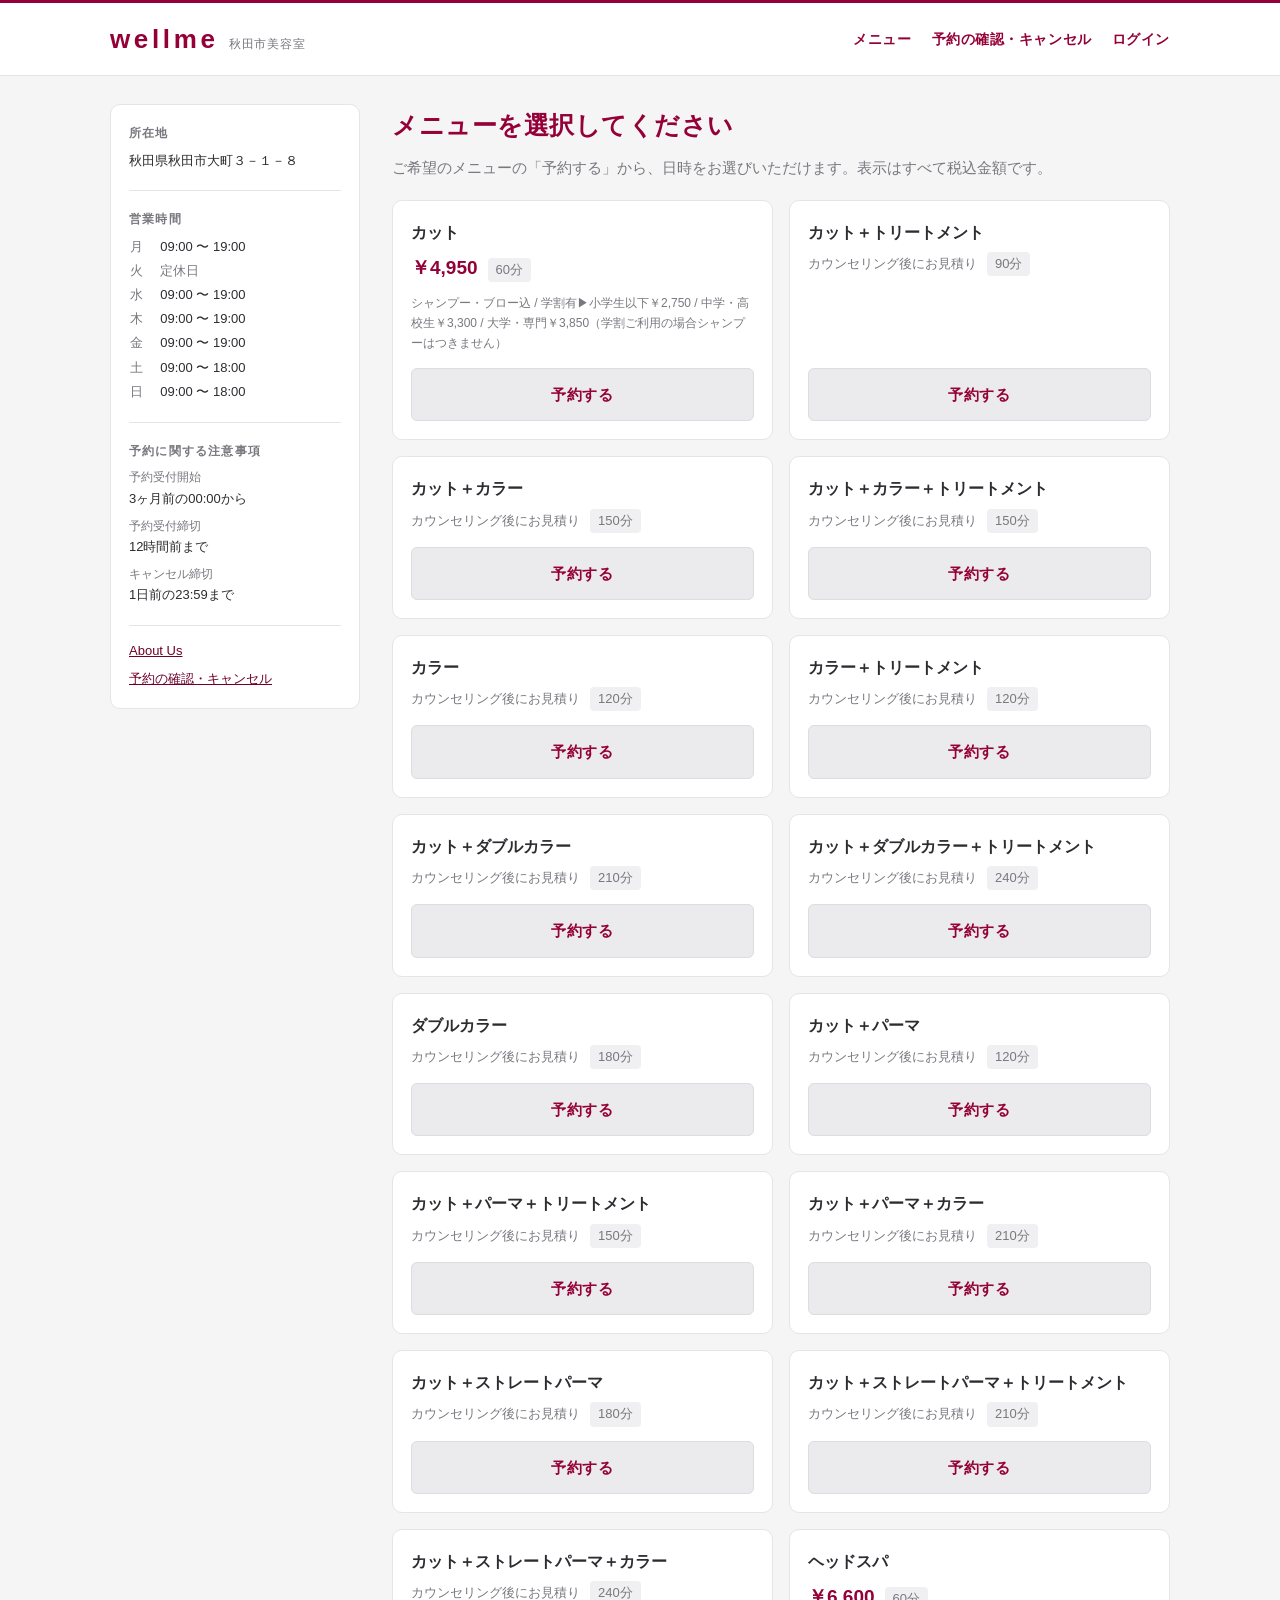
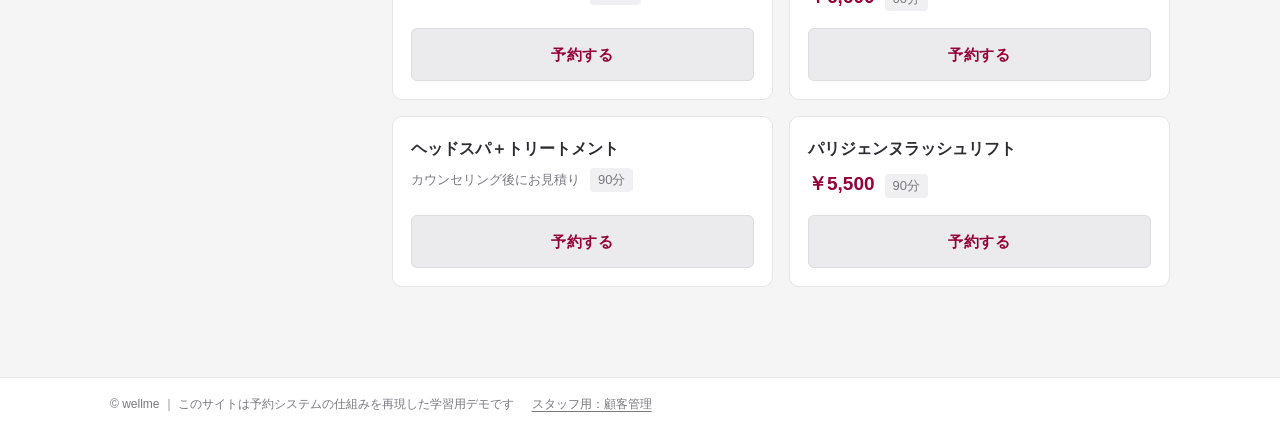
<file: index.html>
<!DOCTYPE html>
<html lang="ja">
<head>
<meta charset="UTF-8">
<meta name="viewport" content="width=device-width, initial-scale=1">
<title>秋田市美容室　wellme ｜ ご予約</title>
<link rel="stylesheet" href="style.css?v=11">
</head>
<body>

<header class="site-header">
  <div class="site-header__inner">
    <a class="brand" href="#/">
      <span class="brand__name">wellme</span>
      <span class="brand__sub">秋田市美容室</span>
    </a>
    <nav class="gnav">
      <ul>
        <li><a href="#/">メニュー</a></li>
        <li><a href="#/lookup">予約の確認・キャンセル</a></li>
        <li><a href="#/account" id="nav-account">ログイン</a></li>
      </ul>
    </nav>
  </div>
</header>

<div class="layout">
  <aside class="shopinfo">
    <div class="shopinfo__block">
      <h2 class="shopinfo__title">所在地</h2>
      <p>秋田県秋田市大町３－１－８</p>
    </div>
    <div class="shopinfo__block">
      <h2 class="shopinfo__title">営業時間</h2>
      <table class="hours" id="hours-table"></table>
    </div>
    <div class="shopinfo__block">
      <h2 class="shopinfo__title">予約に関する注意事項</h2>
      <dl class="rules" id="rules-list"></dl>
    </div>
    <ul class="shopinfo__links">
      <li><a href="#/about">About Us</a></li>
      <li><a href="#/lookup">予約の確認・キャンセル</a></li>
    </ul>
  </aside>

  <main id="view" class="view"></main>
</div>

<footer class="site-footer">
  <p>&copy; wellme ｜ このサイトは予約システムの仕組みを再現した学習用デモです
    <a class="staff-link" href="admin.html">スタッフ用：顧客管理</a></p>
</footer>

<div class="modal" id="modal" hidden>
  <div class="modal__backdrop" data-close></div>
  <div class="modal__panel" role="dialog" aria-modal="true">
    <button class="modal__close" data-close aria-label="閉じる">×</button>
    <div id="modal-body"></div>
  </div>
</div>

<div class="toast" id="toast" hidden></div>

<script src="sheet.js?v=11"></script>
<script src="data.js?v=11"></script>
<script src="app.js?v=11"></script>
</body>
<script src="app.js"></script>
</html>
</file>
<file: style.css>
/* ===== 基本 ===== */
:root{
  --bg:#f5f5f6;
  --panel:#fff;
  --ink:#2c2c31;
  --ink-sub:#78787f;
  --line:#e5e5e8;
  --accent:#940037;
  --accent-dark:#6f0029;
  --soft:#f0f0f2;
  --btn:#3a3a40;
  --btn-hover:#22222a;
  --ok:#3f8f74;
  --few:#b0801a;
  --no:#a8443c;
  --radius:10px;
}
*{box-sizing:border-box;}
/* display を指定した要素でも hidden 属性を効かせる */
[hidden]{display:none !important;}
body{
  margin:0;
  background:var(--bg);
  color:var(--ink);
  font-family:"Hiragino Kaku Gothic ProN","Yu Gothic",Meiryo,sans-serif;
  font-size:15px;
  line-height:1.7;
}
a{color:var(--accent-dark);}
h1,h2,h3{margin:0;font-weight:600;}
ul,ol,dl,dd{margin:0;padding:0;}
li{list-style:none;}

/* ===== ヘッダー ===== */
.site-header{background:#fff;border-top:3px solid var(--accent);border-bottom:1px solid var(--line);}
.site-header__inner{
  max-width:1100px;margin:0 auto;padding:14px 20px;
  display:flex;align-items:center;justify-content:space-between;gap:16px;flex-wrap:wrap;
}
.brand{text-decoration:none;color:var(--ink);display:flex;align-items:baseline;gap:10px;}
.brand__name{font-size:26px;letter-spacing:.14em;font-weight:600;color:var(--accent);}
.brand__sub{font-size:12px;color:var(--ink-sub);letter-spacing:.08em;}
.gnav ul{display:flex;gap:20px;flex-wrap:wrap;}
.gnav a{font-size:14px;font-weight:600;letter-spacing:.04em;text-decoration:none;color:var(--accent);}
.gnav a:hover{color:var(--accent-dark);text-decoration:underline;text-underline-offset:4px;}

/* ===== レイアウト ===== */
.layout{
  max-width:1100px;margin:0 auto;padding:28px 20px 90px;
  display:grid;grid-template-columns:250px 1fr;gap:32px;align-items:start;
}
.view{min-width:0;}

/* ===== サイドバー ===== */
.shopinfo{
  background:var(--panel);border:1px solid var(--line);border-radius:var(--radius);
  padding:18px;font-size:13px;
}
.shopinfo__block+.shopinfo__block{margin-top:18px;padding-top:18px;border-top:1px solid var(--line);}
.shopinfo__title{font-size:12px;letter-spacing:.1em;color:var(--ink-sub);margin-bottom:6px;}
.shopinfo p{margin:0;}
.hours{width:100%;border-collapse:collapse;}
.hours th{width:2.4em;text-align:left;font-weight:400;color:var(--ink-sub);}
.hours td{padding:1px 0;}
.hours .closed{color:var(--ink-sub);}
.rules dt{font-size:12px;color:var(--ink-sub);margin-top:6px;}
.rules dd{margin:0;}
.shopinfo__links{margin-top:18px;padding-top:14px;border-top:1px solid var(--line);}
.shopinfo__links li+li{margin-top:6px;}

/* ===== 見出し・共通 ===== */
.page-title{font-size:25px;margin-bottom:8px;color:var(--accent);letter-spacing:.02em;}
.lead{color:var(--ink-sub);margin:0 0 20px;}
.crumb{margin:0 0 12px;font-size:13px;}
.note{font-size:12px;color:var(--ink-sub);}
.notice{
  background:var(--soft);border:1px solid var(--line);border-radius:var(--radius);
  padding:12px 14px;font-size:13px;margin:16px 0;
}
.alert{
  background:#f8efee;border:1px solid #e6cbc8;color:#9c3a32;
  border-radius:var(--radius);padding:10px 14px;font-size:13px;margin:12px 0;
}
.panel{
  background:var(--panel);border:1px solid var(--line);border-radius:var(--radius);
  padding:20px;margin-bottom:20px;
}
.panel__title{font-size:16px;margin-bottom:12px;padding-bottom:8px;border-bottom:1px solid var(--line);}
.panel__sub{margin:0 0 12px;font-size:13px;color:var(--ink-sub);}
.split{display:grid;grid-template-columns:1fr 1fr;gap:20px;}
.actions{display:flex;gap:12px;flex-wrap:wrap;margin:16px 0;}

/* ===== ボタン ===== */
.btn{
  display:inline-block;border:1px solid transparent;border-radius:6px;
  padding:11px 22px;font-size:14px;cursor:pointer;text-decoration:none;text-align:center;
  font-family:inherit;
}
.btn--main{background:var(--btn);color:#fff;}
.btn--main:hover{background:var(--btn-hover);}
.btn--sub{background:#fff;color:var(--ink);border-color:#c9c9cf;}
.btn--sub:hover{background:var(--soft);}
/* メニュー一覧の「予約する」：グレー地＋赤文字 */
.btn--book{
  background:#ebebee;border-color:#dcdce1;color:var(--accent);
  font-size:15px;font-weight:600;letter-spacing:.06em;padding:13px 22px;
}
.btn--book:hover{background:#e1e1e6;border-color:var(--accent);}
.btn--danger{background:#fff;color:var(--no);border-color:var(--no);}
.btn--danger:hover{background:#fdf1f1;}
.btn:disabled{opacity:.4;cursor:not-allowed;}

/* ===== ステップ ===== */
.steps{display:flex;gap:8px;margin-bottom:20px;flex-wrap:wrap;font-size:12px;color:var(--ink-sub);}
.steps li{display:flex;align-items:center;gap:6px;}
.steps li+li::before{content:"›";margin-right:2px;}
.steps__num{
  display:inline-flex;width:20px;height:20px;border-radius:50%;
  background:#e6e6ea;color:var(--ink-sub);align-items:center;justify-content:center;font-size:11px;
}
.steps .is-current{color:var(--ink);font-weight:600;}
.steps .is-current .steps__num{background:var(--btn);color:#fff;}
.steps .is-done .steps__num{background:#c4c4ca;color:#fff;}

/* ===== メニュー一覧 ===== */
.menu-list{display:grid;grid-template-columns:repeat(auto-fill,minmax(280px,1fr));gap:16px;}
.menu-card{
  background:var(--panel);border:1px solid var(--line);border-radius:var(--radius);
  padding:18px;display:flex;flex-direction:column;justify-content:space-between;gap:14px;
}
.menu-card__name{font-size:16px;}
.menu-card__meta{margin:6px 0 0;display:flex;align-items:baseline;gap:10px;flex-wrap:wrap;}
.price{font-size:19px;color:var(--accent);font-weight:600;}
.price--ask{font-size:13px;font-weight:400;color:var(--ink-sub);}
.dur{font-size:13px;color:var(--ink-sub);background:var(--soft);border-radius:4px;padding:1px 8px;}
.menu-card__note{font-size:12px;color:var(--ink-sub);margin:8px 0 0;}

/* ===== カレンダー ===== */
.cal__head{display:flex;align-items:center;justify-content:space-between;margin-bottom:10px;}
.cal__title{font-size:17px;font-weight:600;}
.cal__nav{
  background:#fff;border:1px solid var(--line);border-radius:6px;
  padding:6px 14px;cursor:pointer;font-family:inherit;font-size:13px;
}
.cal__nav:disabled{opacity:.35;cursor:not-allowed;}
.cal{width:100%;border-collapse:separate;border-spacing:4px;table-layout:fixed;}
.cal th{font-size:12px;font-weight:500;color:var(--ink-sub);padding-bottom:4px;}
.cal th.dow-0{color:var(--accent);}
.cal th.dow-6{color:#4a7ab5;}
.cal td{padding:0;}
.cal__cell{
  width:100%;border:1px solid var(--line);background:#fff;border-radius:8px;
  padding:6px 2px;cursor:pointer;font-family:inherit;display:block;line-height:1.3;
}
.cal__num{display:block;font-size:13px;color:var(--ink);}
.cal__mark{display:block;font-size:15px;font-weight:600;}
.cal__cell.is-open .cal__mark{color:var(--ok);}
.cal__cell.is-full .cal__mark{color:var(--no);}
.cal__cell.is-off{background:#f3f3f5;color:#bbb;cursor:default;}
.cal__cell.is-off .cal__num,.cal__cell.is-off .cal__mark{color:#b9b9c0;}
.cal__cell.is-open:hover,.cal__cell.is-full:hover{border-color:var(--btn);}
.cal__cell.is-selected{background:var(--accent);border-color:var(--accent);}
.cal__cell.is-selected .cal__num,.cal__cell.is-selected .cal__mark{color:#fff;}
.legend{display:flex;gap:16px;flex-wrap:wrap;margin-top:14px;font-size:12px;color:var(--ink-sub);}
.legend li{display:flex;align-items:center;gap:5px;}
.mk{font-style:normal;font-weight:600;}
.mk--ok{color:var(--ok);} .mk--few{color:var(--few);} .mk--no{color:var(--no);} .mk--off{color:#bbb;}

/* ===== 時間枠 ===== */
.timelist{display:grid;grid-template-columns:repeat(auto-fill,minmax(96px,1fr));gap:8px;}
.timelist__empty{color:var(--ink-sub);font-size:13px;}
.slot{
  width:100%;background:#fff;border:1px solid var(--line);border-radius:8px;
  padding:8px 4px;cursor:pointer;font-family:inherit;line-height:1.35;
}
.slot__time{display:block;font-size:14px;}
.slot__mark{display:block;font-size:16px;font-weight:600;}
.slot__rest{display:block;font-size:11px;color:var(--ink-sub);}
.slot.is-ok .slot__mark{color:var(--ok);}
.slot.is-few .slot__mark{color:var(--few);}
.slot.is-full{background:#f3f3f5;color:#adadb5;cursor:not-allowed;}
.slot.is-full .slot__mark{color:#b9b9c0;}
.slot.is-ok:hover,.slot.is-few:hover{border-color:var(--btn);}
.slot.is-selected{background:var(--accent);border-color:var(--accent);}
.slot.is-selected span{color:#fff !important;}

/* ===== オプション ===== */
.optionlist__item+.optionlist__item{border-top:1px solid var(--line);}
/* 行のどこをクリックしても切り替わるよう、label で全体を包む */
.optioncheck{
  display:flex;align-items:center;gap:13px;
  padding:13px 10px;margin:0 -10px;cursor:pointer;border-radius:8px;
}
.optioncheck:hover{background:var(--soft);}
.optioncheck input{position:absolute;width:1px;height:1px;opacity:0;margin:0;}
.optioncheck__box{
  flex:none;width:22px;height:22px;border:1px solid #c4c4cb;border-radius:5px;background:#fff;
  display:inline-flex;align-items:center;justify-content:center;transition:background .12s,border-color .12s;
}
.optioncheck__box::after{
  content:"";width:11px;height:6px;
  border-left:2px solid #fff;border-bottom:2px solid #fff;
  transform:rotate(-45deg) translateY(-1px);opacity:0;
}
.optioncheck input:checked+.optioncheck__box{background:var(--accent);border-color:var(--accent);}
.optioncheck input:checked+.optioncheck__box::after{opacity:1;}
.optioncheck input:focus-visible+.optioncheck__box{outline:2px solid #d5d5da;outline-offset:2px;}
.optioncheck__body{display:flex;flex-direction:column;line-height:1.45;}
.optioncheck input:checked~.optioncheck__body .optionlist__name{color:var(--accent);font-weight:600;}
.optionlist__price{font-size:12px;color:var(--ink-sub);}

/* ===== フォーム ===== */
.field{display:block;margin-bottom:16px;}
.field__label{display:block;font-size:13px;margin-bottom:5px;}
.field__label em{
  font-style:normal;font-size:11px;color:var(--ink-sub);background:var(--soft);
  border-radius:3px;padding:1px 6px;margin-left:6px;
}
.field input,.field textarea{
  width:100%;font-family:inherit;font-size:15px;padding:10px 12px;
  border:1px solid var(--line);border-radius:6px;background:#fff;
}
.field input:focus,.field textarea:focus{outline:2px solid #d5d5da;border-color:var(--btn);}
.field__help{display:block;font-size:11px;color:var(--ink-sub);margin-top:4px;}

/* ===== サマリー・定義リスト ===== */
.summary{
  background:#fff;border:1px solid var(--line);border-left:4px solid var(--accent);
  border-radius:var(--radius);padding:16px 20px;margin-bottom:20px;
}
.summary dl,.kv{display:grid;grid-template-columns:9em 1fr;gap:6px 12px;}
.summary dt,.kv dt{font-size:13px;color:var(--ink-sub);}
.summary dd,.kv dd{margin:0;}
.badge{font-size:12px;border-radius:4px;padding:2px 8px;}
.badge--ok{background:#e6f4ee;color:var(--ok);}
.badge--no{background:#f7e7e6;color:var(--no);}

/* ===== 完了画面 ===== */
.done{text-align:center;padding:10px 0 20px;}
.done__code{font-size:14px;color:var(--ink-sub);}
.done__code strong{display:block;font-size:32px;letter-spacing:.1em;color:var(--accent);}

/* ===== 固定バー ===== */
.sticky-bar{
  position:fixed;left:0;right:0;bottom:0;z-index:50;
  background:rgba(255,255,255,.97);border-top:1px solid var(--line);
  padding:12px 20px;display:flex;align-items:center;justify-content:center;gap:20px;flex-wrap:wrap;
  box-shadow:0 -2px 10px rgba(0,0,0,.06);
}
.sticky-bar__info{display:flex;flex-direction:column;font-size:13px;}
.sticky-bar__opt{color:var(--ink-sub);font-size:12px;}

/* ===== モーダル・トースト ===== */
.modal{position:fixed;inset:0;z-index:100;display:flex;align-items:center;justify-content:center;}
.modal__backdrop{position:absolute;inset:0;background:rgba(0,0,0,.45);}
.modal__panel{
  position:relative;background:#fff;border-radius:var(--radius);
  padding:24px;max-width:440px;width:calc(100% - 40px);max-height:86vh;overflow:auto;
}
.modal__title{font-size:18px;margin-bottom:10px;}
.modal__close{
  position:absolute;top:8px;right:10px;border:none;background:none;
  font-size:22px;cursor:pointer;color:var(--ink-sub);line-height:1;
}
.toast{
  position:fixed;left:50%;bottom:24px;transform:translateX(-50%);z-index:200;
  background:var(--ink);color:#fff;padding:12px 20px;border-radius:8px;font-size:13px;
  max-width:90%;
}

/* ===== フッター ===== */
.site-footer{border-top:1px solid var(--line);background:#fff;}
.site-footer p{max-width:1100px;margin:0 auto;padding:16px 20px;font-size:12px;color:var(--ink-sub);}

/* ===== レスポンシブ ===== */
@media (max-width:900px){
  .layout{grid-template-columns:1fr;}
  .shopinfo{order:2;}
  .split{grid-template-columns:1fr;}
}
@media (max-width:520px){
  .cal{border-spacing:2px;}
  .cal__num{font-size:12px;}
  .timelist{grid-template-columns:repeat(auto-fill,minmax(80px,1fr));}
  .summary dl,.kv{grid-template-columns:1fr;gap:0 0;}
  .summary dt,.kv dt{margin-top:8px;}
  .sticky-bar{justify-content:space-between;}
}

/* ===== 管理画面 ===== */
.layout--wide{grid-template-columns:1fr;max-width:1200px;}
.gnav a.is-active{color:var(--accent-dark);text-decoration:underline;text-underline-offset:4px;}
.loading{color:var(--ink-sub);padding:40px 0;text-align:center;}
.empty{color:var(--ink-sub);padding:28px 0;text-align:center;}
.count{font-size:12px;color:var(--ink-sub);margin:0 0 8px;}

.toolbar{display:flex;gap:10px;align-items:center;flex-wrap:wrap;margin-bottom:16px;}
.toolbar__spacer{flex:1;}
.toolbar__search{
  flex:1;min-width:220px;font-family:inherit;font-size:14px;padding:10px 12px;
  border:1px solid var(--line);border-radius:6px;background:#fff;
}
.toolbar__search:focus{outline:2px solid #d5d5da;border-color:var(--btn);}
.toolbar__select{
  font-family:inherit;font-size:14px;padding:10px 12px;
  border:1px solid var(--line);border-radius:6px;background:#fff;
}

.segmented{display:flex;border:1px solid var(--line);border-radius:6px;overflow:hidden;background:#fff;}
.segmented button{
  border:none;background:none;font-family:inherit;font-size:13px;
  padding:9px 16px;cursor:pointer;color:var(--ink-sub);
}
.segmented button+button{border-left:1px solid var(--line);}
.segmented button:hover{background:var(--soft);}
.segmented button.is-active{background:var(--btn);color:#fff;}

.table-wrap{overflow-x:auto;background:#fff;border:1px solid var(--line);border-radius:var(--radius);}
.table{width:100%;border-collapse:collapse;font-size:14px;}
.table th{
  text-align:left;font-size:12px;font-weight:500;color:var(--ink-sub);
  padding:11px 14px;border-bottom:1px solid var(--line);background:var(--soft);white-space:nowrap;
}
.table td{padding:12px 14px;border-bottom:1px solid var(--line);vertical-align:top;}
.table tbody tr:last-child td{border-bottom:none;}
.table tbody tr[data-id]{cursor:pointer;}
.table tbody tr[data-id]:hover{background:var(--soft);}
.table .num{text-align:right;white-space:nowrap;}
.table .strong{font-weight:600;}
.table .sub{color:var(--ink-sub);font-size:12px;}
.table tr.is-cancelled td{color:#a8a8b0;}

.stat-row{display:grid;grid-template-columns:repeat(auto-fit,minmax(150px,1fr));gap:12px;margin-bottom:20px;}
.stat{
  background:#fff;border:1px solid var(--line);border-radius:var(--radius);
  padding:16px 18px;text-align:center;
}
.stat__num{display:block;font-size:22px;font-weight:600;color:var(--accent);line-height:1.3;}
.stat__label{display:block;font-size:12px;color:var(--ink-sub);margin-top:2px;}

.steps-list{padding-left:1.4em;font-size:14px;}
.steps-list li{list-style:decimal;margin-bottom:6px;}
code{background:var(--soft);border-radius:4px;padding:1px 6px;font-size:.92em;}

@media (max-width:600px){
  .toolbar{flex-direction:column;align-items:stretch;}
  .toolbar__spacer{display:none;}
  .segmented{width:100%;}
  .segmented button{flex:1;}
}
.staff-link{margin-left:14px;color:var(--ink-sub);text-decoration:underline;text-underline-offset:3px;}
.staff-link:hover{color:var(--accent);}
.panel--danger{border-color:#e6cbc8;}
.panel--danger .panel__title{color:var(--no);border-bottom-color:#e6cbc8;}
.bullets{padding-left:1.3em;font-size:14px;margin:8px 0;}
.bullets li{list-style:disc;margin-bottom:4px;}
</file>
